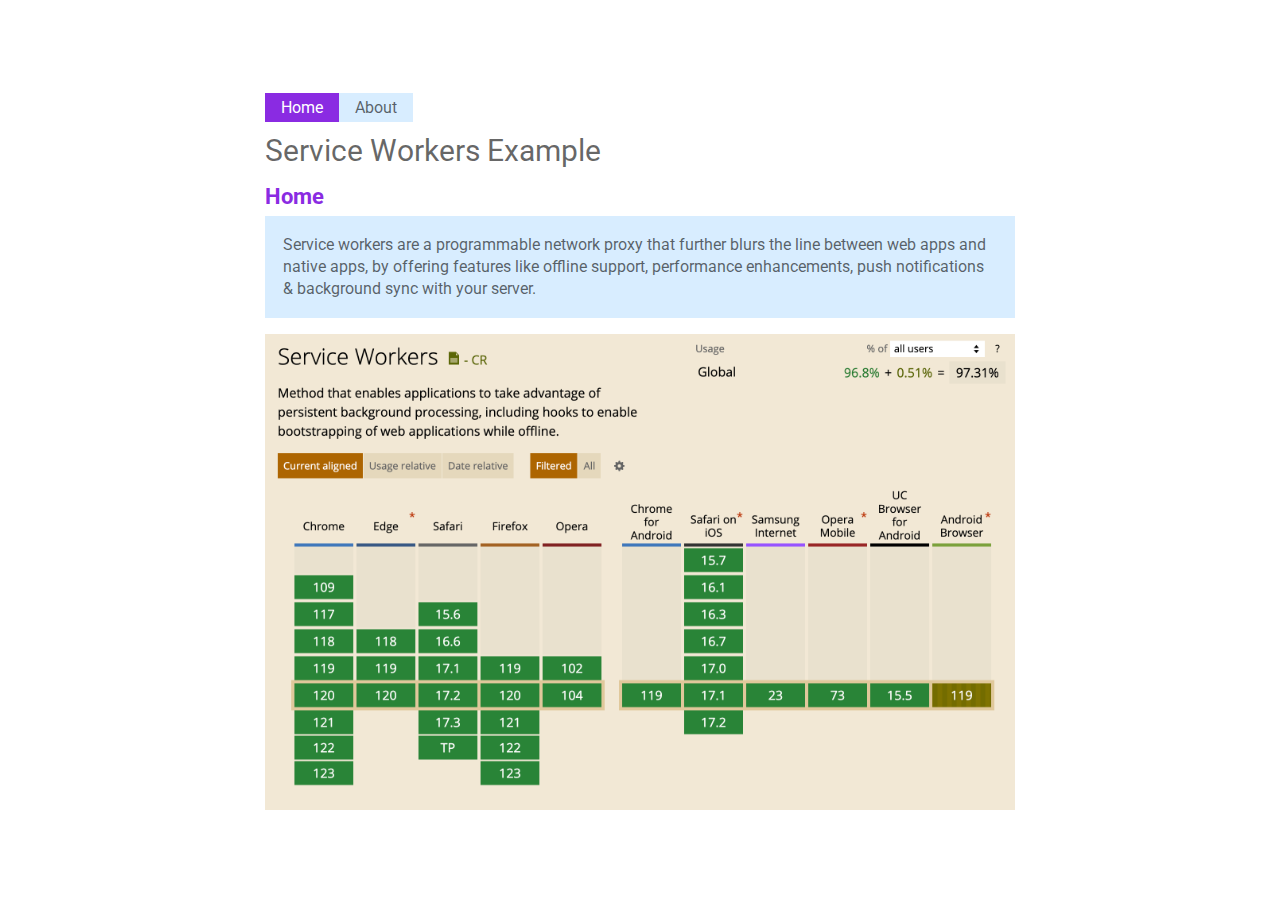
<file: index.html>
<!DOCTYPE html>
<html lang="en">
    <head>
        <meta charset="UTF-8">
        <meta name="viewport" content="width=device-width, initial-scale=1.0">
        <title>Service Workers Example</title>
        <link rel="stylesheet" href="styles/main.css">
    </head>
    <body>
        <div class="wrapper">
            <nav class="nav">
                <ul class="list">
                    <li class="current"><a href="index.html">Home</a></li>
                    <li><a href="about.html">About</a></li>
                </ul>
            </nav>
            <header>
                <h1>Service Workers Example</h1>
            </header>
            <main>
                <h2>Home</h2>
                <p>Service workers are a programmable network proxy that further blurs the line between web apps and native apps, by offering features like offline support, performance enhancements, push notifications & background sync with your server. </p>
            </main>
            <img src="images/browsers-adoption.png" alt="browsers adoption">
        </div>
    </body>
</html>
</file>
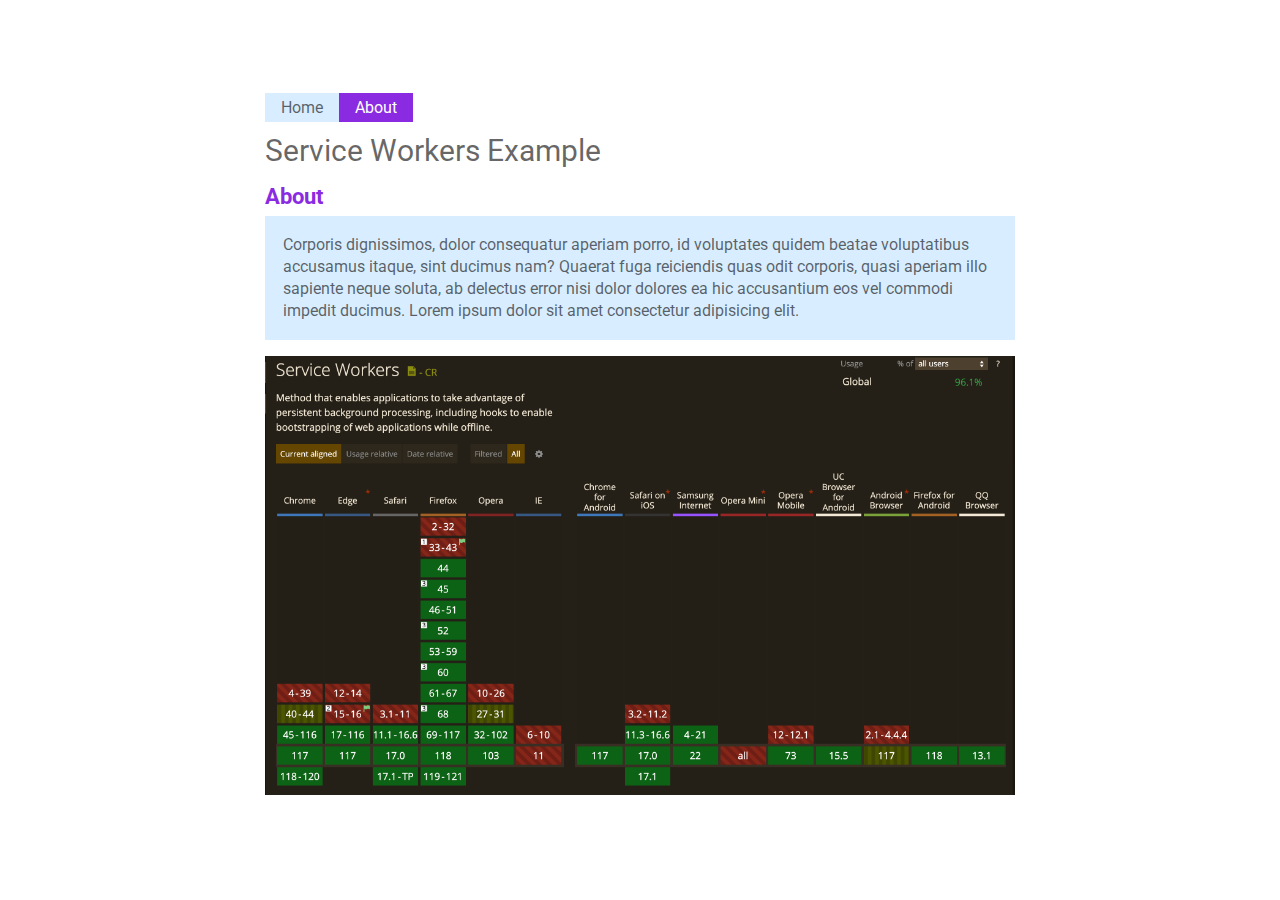
<file: about.html>
<!DOCTYPE html>
<html lang="en">
    <head>
        <meta charset="UTF-8">
        <meta name="viewport" content="width=device-width, initial-scale=1.0">
        <title>Service Workers Example</title>
        <link rel="stylesheet" href="styles/main.css">
    </head>
    <body>
        <div class="wrapper">
            <nav>
                <ul>
                    <li><a href="index.html">Home</a></li>
                    <li class="current"><a href="about.html">About</a></li>
                </ul>
            </nav>
            <header>
                <h1>Service Workers Example</h1>
            </header>      
            <main>
                <h2>About</h2>
                <p>Corporis dignissimos, dolor consequatur aperiam porro, id voluptates quidem beatae voluptatibus accusamus itaque, sint ducimus nam? Quaerat fuga reiciendis quas odit corporis, quasi aperiam illo sapiente neque soluta, ab delectus error nisi dolor dolores ea hic accusantium eos vel commodi impedit ducimus. Lorem ipsum dolor sit amet consectetur adipisicing elit. </p>
            </main>
            <img src="images/browsers-support.png" alt="browsers adoption">
        </div>
    </body>
</html>
</file>
<file: styles/main.css>
@import url(./_reset.css);
@import url(./_base.css);
@import url(./_typography.css);

:root{
    --primary : blueviolet;
    --secondary: rgba(101, 183, 255, 0.252);
    --text: rgba(0, 0, 0, 0.6);
}

.wrapper {
  padding-top: 10rem;
  max-width: 75rem;
  margin: 0 auto;
  color: var(--text);

  > nav ul {
    display: flex;

    > li > a{
        padding: 0.5rem 1.6rem;
        background-color: var(--secondary);
    }

    > li.current > a {
      background-color: var(--primary);
      color: white;
    }
  }

  > header {
      margin: 2rem 0;
  }

  > main {
        > h2{
        margin: 2rem 0;
        margin-bottom: 0.8rem;
        font-weight: bolder;
        font-size: 2.2rem;
        color: var(--primary);
        }

        > p{
            padding: 1.8rem;
            line-height: 2.2rem;
            background-color: var(--secondary);
        }
    }

    > img {
        margin-top: 1.6rem;
        width: 100%;
    }
}
</file>
